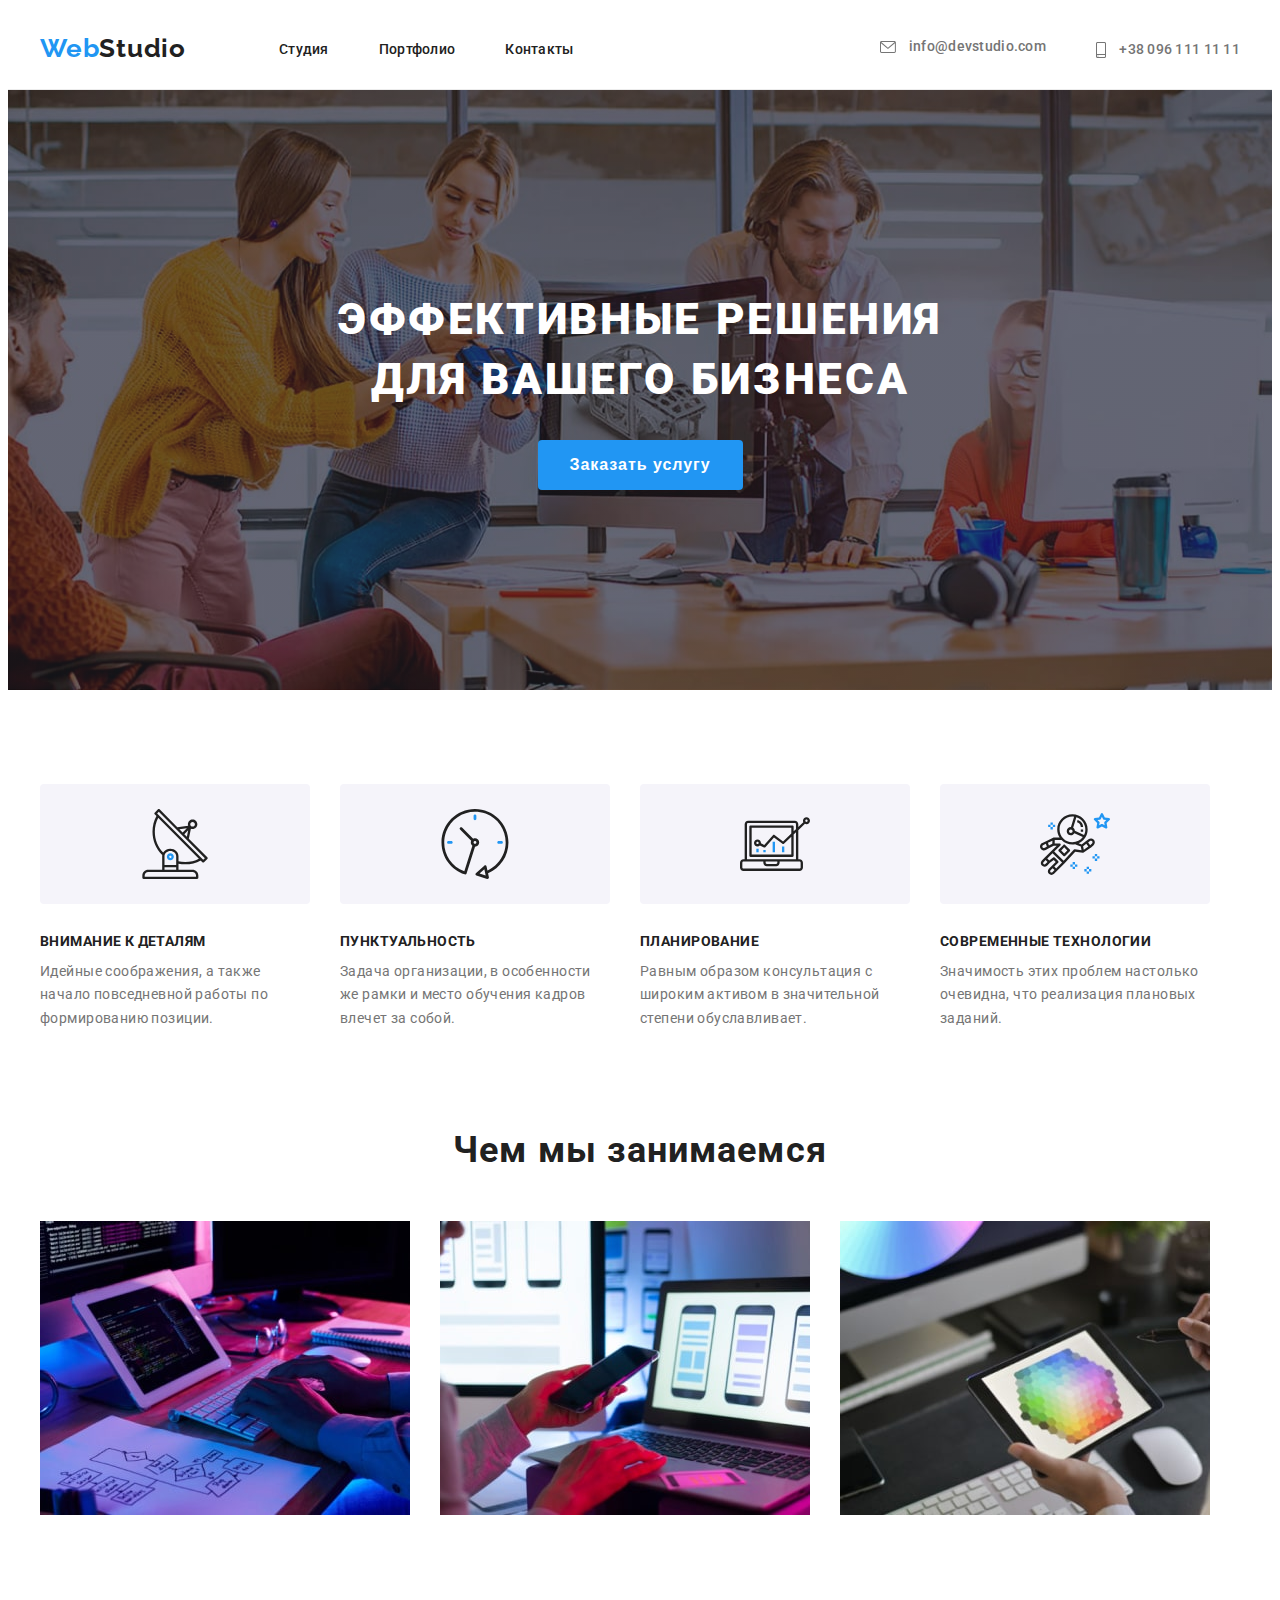
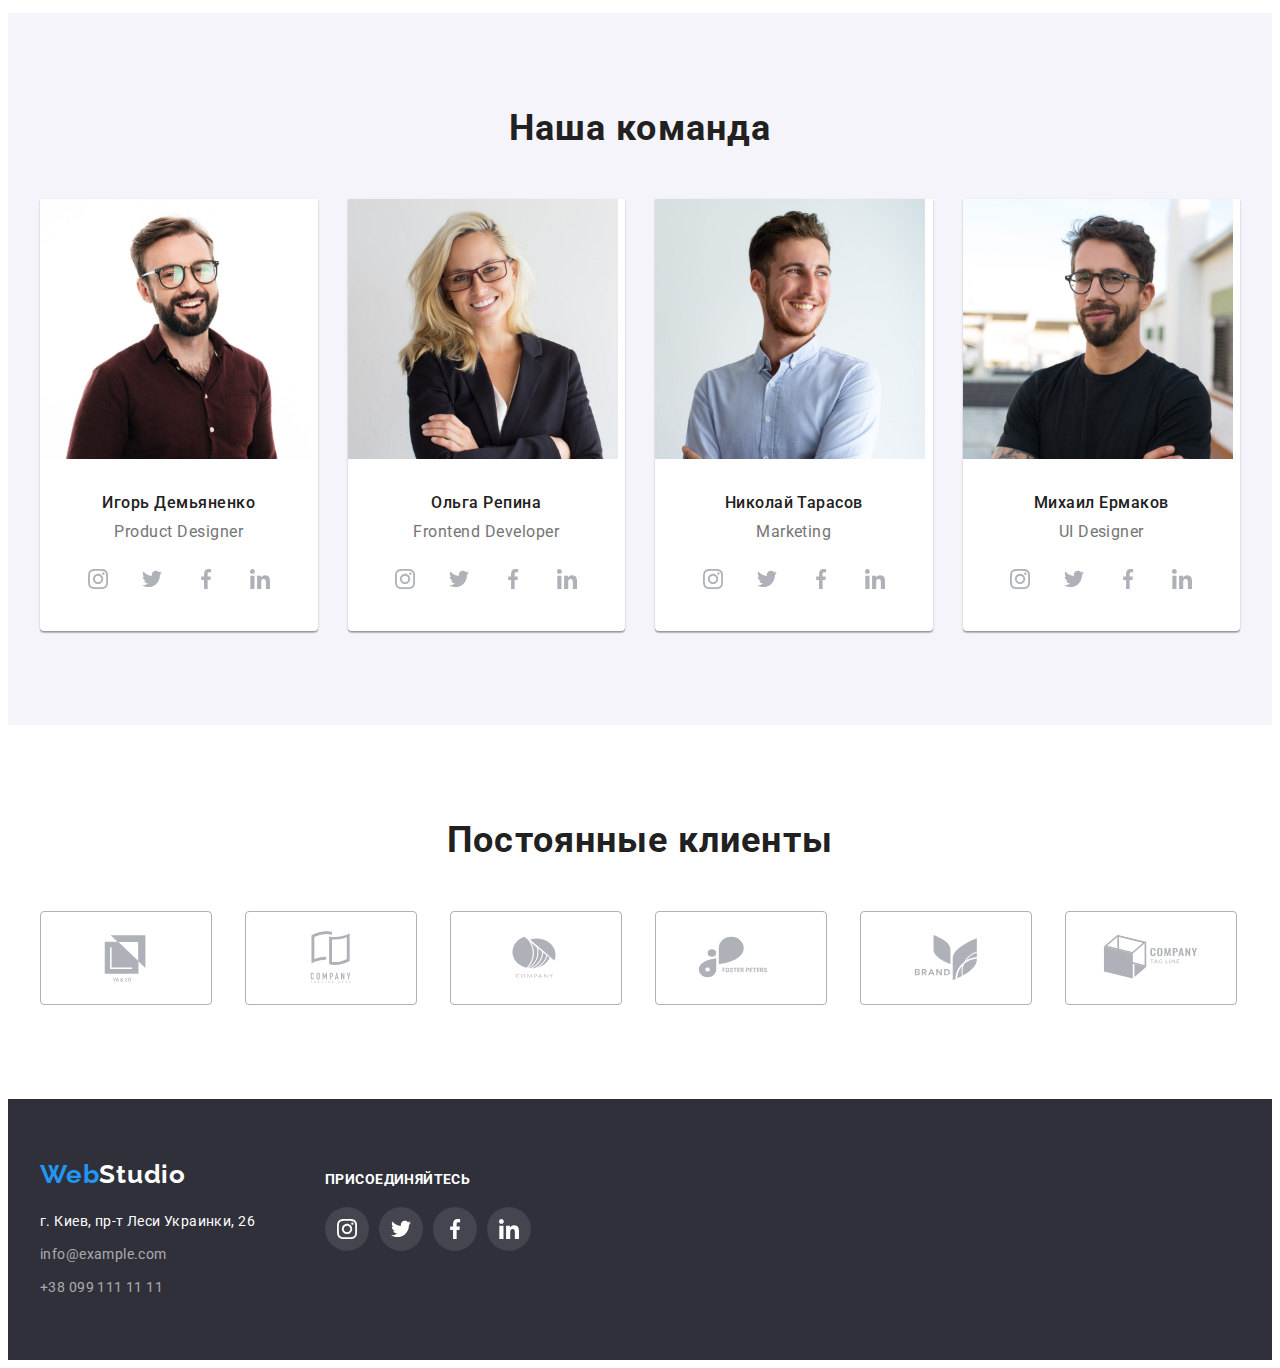
<file: index.html>
<!DOCTYPE html>
<html lang="ru">
<head>
    <meta charset="UTF-8">
    <meta http-equiv="X-UA-Compatible" content="IE=edge">
    <meta name="viewport" content="width=device-width, initial-scale=1.0">
    <title>Document</title>
    <link rel="preconnect" href="https://fonts.googleapis.com">
    <link rel="preconnect" href="https://fonts.gstatic.com" crossorigin>
    <link href="https://fonts.googleapis.com/css2?family=Raleway:wght@700&family=Roboto:wght@400;500;700;900&display=swap"
        rel="stylesheet">
    <link rel="stylesheet" href="https://cdnjs.cloudflare.com/ajax/libs/modern-normalize/1.1.0/modern-normalize.min.css"
        integrity="sha512-wpPYUAdjBVSE4KJnH1VR1HeZfpl1ub8YT/NKx4PuQ5NmX2tKuGu6U/JRp5y+Y8XG2tV+wKQpNHVUX03MfMFn9Q=="
        crossorigin="anonymous" referrerpolicy="no-referrer" />
    <link rel="stylesheet" href="./css/style.css">
</head>
<body>
    <header class="header">
        <div class="container">
            <nav class="header-navigation">
                <a href="" class="header-logo link" lang="en">Web<span class="header-studio">Studio</span></a>
                <ul class="header-list list">
                    <li class="header-item">
                        <a href="" class="header-link link">Студия</a>
                    </li>
                    <li class="header-item">
                        <a href="./portfolio.html" class="header-link link">Портфолио</a>
                    </li>
                    <li class="header-item">
                        <a href="" class="header-link link">Контакты</a>
                    </li>
                </ul>
            </nav>
            <ul class="header-contacts list">
                <li class="header-contacts-item">
                    <a href="mailto:info@devstudio.com" class="header-mail link">
                        <svg class="header-contacts-icon" width="16" height="12">
                            <use href="./images/sprite.svg#icon-envelope"></use>
                        </svg>
                    info@devstudio.com</a>
                </li>
                <li>
                    <a href="tel:+380961111111" class="header-tel link">
                        <svg class="header-contacts-icon" width="10" height="16">
                            <use href="./images/sprite.svg#icon-smartphone"></use>
                        </svg>
                    +38 096 111 11 11</a>
                </li>
            </ul>
        </div>
    </header>
    <main>
        <section class="hero">
            <div class="container">
                <h1 class="hero-title">Эффективные решения<br>для вашего бизнеса</h1>
                <button type="button" class="hero-button">Заказать услугу</button>
            </section>
        <section class="advantages">
            <div class="container">
                <!--спрятать с помощью css-->
                <h2 class="visually-hidden">Наши преимущества</h2>
                <ul class="advantages-list list">
                    <li class="advantages-item">
                        <div class="advantages-icon-box">
                            <svg class="advantages-icon" width="70" height="70">
                                <use href="./images/sprite.svg#icon-antenna-1">
                                </use>
                            </svg>
                        </div>
                        <h3 class="advantages-title">Внимание к деталям</h3>
                        <p class="advantages-text">Идейные соображения, а также начало повседневной работы по формированию позиции.</p>
                    </li>
                    <li class="advantages-item">
                        <div class="advantages-icon-box">
                            <svg class="advantages-icon" width="70" height="70">
                                <use href="./images/sprite.svg#icon-clock-1">
                                </use>
                            </svg>
                        </div>
                        <h3 class="advantages-title">Пунктуальность</h3>
                        <p class="advantages-text">Задача организации, в особенности же рамки и место обучения кадров влечет за собой.</p>
                    </li>
                    <li class="advantages-item">
                        <div class="advantages-icon-box">
                            <svg class="advantages-icon" width="70" height="70">
                                <use href="./images/sprite.svg#icon-diagram-1">
                                </use>
                            </svg>
                        </div>
                        <h3 class="advantages-title">Планирование</h3>
                        <p class="advantages-text">Равным образом консультация с широким активом в значительной степени обуславливает.</p>
                    </li>
                    <li class="advantages-item">
                        <div class="advantages-icon-box">
                            <svg class="advantages-icon" width="70" height="70">
                                <use href="./images/sprite.svg#icon-astronaut-1">
                                </use>
                            </svg>
                        </div>
                        <h3 class="advantages-title">Современные технологии</h3>
                        <p class="advantages-text">Значимость этих проблем настолько очевидна, что реализация плановых заданий.</p>
                    </li>
                </ul>
            </div>
        </section>
        <section class="service">
            <div class="container">
                <h2 class="service-title">Чем мы занимаемся</h2>
                <ul class="service-list list">
                    <li class="service-item">
                        <img src="./images/what-we-do/desktop.jpg" alt="Набирает текст на клавиатуре" width="370" height="294">
                    </li>
                    <li class="service-item">
                        <img src="./images/what-we-do/mobile.jpg" alt="Мобильный телефон и ноутбук" width="370" height="294">
                    </li>
                    <li class="service-item">
                        <img src="./images/what-we-do/design.jpg" alt="Планшет в руках" width="370" height="294">
                    </li>
                </ul>
            </div>
        </section>
        <section class="team">
            <div class="container">
                <h2 class="team-title">Наша команда</h2>
                <ul class="team-list list">
                    <li class="team-item">
                        <img src="./images/our-team/worker-1.jpg" alt="Улыбающийся парень в очках" width="270" height="260">
                        <div class="team-text">
                            <h3 class="team-name">Игорь Демьяненко</h3>
                            <p class="team-position" lang="en">Product Designer</p>
                            <ul class="team-icon-list list">
                                <li class="team-icon-item">
                                    <a href="#" class="team-icon-link link">
                                        <svg class="icon-social" width="20" height="20">
                                            <use href="./images/sprite.svg#icon-instagram-2">
                                            </use>
                                        </svg>
                                    </a>
                                </li>
                                <li class="team-icon-item">
                                    <a href="#" class="team-icon-link link">
                                        <svg class="icon-social" width="20" height="20">
                                            <use href="./images/sprite.svg#icon-twitter-1">
                                            </use>
                                        </svg>
                                    </a>
                                </li>
                                <li class="team-icon-item">
                                    <a href="#" class="team-icon-link link">
                                        <svg class="icon-social" width="20" height="20">
                                            <use href="./images/sprite.svg#icon-facebook-1">
                                            </use>
                                        </svg>
                                    </a>
                                </li>
                                <li class="team-icon-item">
                                    <a href="#" class="team-icon-link link">
                                        <svg class="icon-social" width="20" height="20">
                                            <use href="./images/sprite.svg#icon-linkedin-1">
                                            </use>
                                        </svg>
                                    </a>
                                </li>
                            </ul>
                        </div>
                    </li>
                    <li class="team-item">
                        <img src="./images/our-team/worker-2.jpg" alt="Улыбающаяся девушка в очках" width="270" height="260">
                        <div class="team-text">
                            <h3 class="team-name">Ольга Репина</h3>
                            <p class="team-position" lang="en">Frontend Developer</p>
                            <ul class="team-icon-list list">
                                <li class="team-icon-item">
                                    <a href="#" class="team-icon-link link">
                                        <svg class="icon-social" width="20" height="20">
                                            <use href="./images/sprite.svg#icon-instagram-2">
                                            </use>
                                        </svg>
                                    </a>
                                </li>
                                <li class="team-icon-item">
                                    <a href="#" class="team-icon-link link">
                                        <svg class="icon-social" width="20" height="20">
                                            <use href="./images/sprite.svg#icon-twitter-1">
                                            </use>
                                        </svg>
                                    </a>
                                </li>
                                <li class="team-icon-item">
                                    <a href="#" class="team-icon-link link">
                                        <svg class="icon-social" width="20" height="20">
                                            <use href="./images/sprite.svg#icon-facebook-1">
                                            </use>
                                        </svg>
                                    </a>
                                </li>
                                <li class="team-icon-item">
                                    <a href="#" class="team-icon-link link">
                                        <svg class="icon-social" width="20" height="20">
                                            <use href="./images/sprite.svg#icon-linkedin-1">
                                            </use>
                                        </svg>
                                    </a>
                                </li>
                            </ul>
                        </div> 
                    </li>
                    <li class="team-item">
                        <img src="./images/our-team/worker-3.jpg" alt="Улыбающийся парень в белой рубашке" width="270" height="260">
                        <div class="team-text">
                            <h3 class="team-name">Николай Тарасов</h3>
                            <p class="team-position" lang="en">Marketing</p>
                            <ul class="team-icon-list list">
                                <li class="team-icon-item">
                                    <a href="" class="team-icon-link link">
                                        <svg class="icon-social" width="20" height="20">
                                            <use href="./images/sprite.svg#icon-instagram-2">
                                            </use>
                                        </svg>
                                    </a>
                                </li>
                                <li class="team-icon-item">
                                    <a href="#" class="team-icon-link link">
                                        <svg class="icon-social" width="20" height="20">
                                            <use href="./images/sprite.svg#icon-twitter-1">
                                            </use>
                                        </svg>
                                    </a>
                                </li>
                                <li class="team-icon-item">
                                    <a href="#" class="team-icon-link link">
                                        <svg class="icon-social" width="20" height="20">
                                            <use href="./images/sprite.svg#icon-facebook-1">
                                            </use>
                                        </svg>
                                    </a>
                                </li>
                                <li class="team-icon-item">
                                    <a href="#" class="team-icon-link link">
                                        <svg class="icon-social" width="20" height="20">
                                            <use href="./images/sprite.svg#icon-linkedin-1">
                                            </use>
                                        </svg>
                                    </a>
                                </li>
                            </ul>
                        </div> 
                    </li>
                    <li class="team-item">
                        <img src="./images/our-team/worker-4.jpg" alt="Улыбающийся парень в черной футболке" width="270" height="260">
                        <div class="team-text">
                            <h3 class="team-name">Михаил Ермаков</h3>
                            <p class="team-position" lang="en">UI Designer</p>
                            <ul class="team-icon-list list">
                                <li class="team-icon-item">
                                    <a href="" class="team-icon-link link">
                                        <svg class="icon-social" width="20" height="20">
                                            <use href="./images/sprite.svg#icon-instagram-2">
                                            </use>
                                        </svg>
                                    </a>
                                </li>
                                <li class="team-icon-item">
                                    <a href="#" class="team-icon-link link">
                                        <svg class="icon-social" width="20" height="20">
                                            <use href="./images/sprite.svg#icon-twitter-1">
                                            </use>
                                        </svg>
                                    </a>
                                </li>
                                <li class="team-icon-item">
                                    <a href="#" class="team-icon-link link">
                                        <svg class="icon-social" width="20" height="20">
                                            <use href="./images/sprite.svg#icon-facebook-1">
                                            </use>
                                        </svg>
                                    </a>
                                </li>
                                <li class="team-icon-item">
                                    <a href="#" class="team-icon-link link">
                                        <svg class="icon-social" width="20" height="20">
                                            <use href="./images/sprite.svg#icon-linkedin-1">
                                            </use>
                                        </svg>
                                    </a>
                                </li>
                            </ul>
                        </div>
                    </li>
                </ul>
            </div>
        </section>
        <section class="client">
            <div class="container">
                <h2 class="client-title">Постоянные клиенты</h2>
                <ul class="client-list list">
                    <li class="client-item">
                        <a href="#" class="client-icon-link link">
                            <svg class="icon-company" width="106" height="60">
                                <use href="./images/sprite.svg#icon-logo">
                                </use>
                            </svg>
                        </a>
                    </li>
                    <li class="client-item">
                        <a href="#" class="client-icon-link link">
                            <svg class="icon-company" width="106" height="60">
                                <use href="./images/sprite.svg#icon-logo-1">
                                </use>
                            </svg>
                        </a>
                    </li>
                    <li class="client-item">
                        <a href="#" class="client-icon-link link">
                            <svg class="icon-company" width="106" height="60">
                                <use href="./images/sprite.svg#icon-logo-2">
                                </use>
                            </svg>
                        </a>
                    </li>
                    <li class="client-item">
                        <a href="#" class="client-icon-link link">
                            <svg class="icon-company" width="106" height="60">
                                <use href="./images/sprite.svg#icon-logo-3">
                                </use>
                            </svg>
                        </a>
                    </li>
                    <li class="client-item">
                        <a href="#" class="client-icon-link link">
                            <svg class="icon-company" width="106" height="60">
                                <use href="./images/sprite.svg#icon-logo-4">
                                </use>
                            </svg>
                        </a>
                    </li>
                    <li class="client-item">
                        <a href="#" class="client-icon-link link">
                            <svg class="icon-company" width="106" height="60">
                                <use href="./images/sprite.svg#icon-logo-5">
                                </use>
                            </svg>
                        </a>
                    </li>
                </ul>
            </div>       
        </section>
    </main>
    <footer class="footer">
        <div class="container">
            <div class="footer-logo-address">
                <a href="" class="footer-logo link" lang="en">Web<span class="footer-studio">Studio</span></a>
                <address class="address">
                    <ul class="address-list list">
                        <li class="address-item">
                            <a href="https://goo.gl/maps/ack8c37ZbApfRKhZ8" class="address-map link" target="_blank" rel="noopener noreferrer">г. Киев, пр-т Леси Украинки, 26</a>
                        </li>
                        <li class="address-item">
                            <a href="mailto:info@example.com" class="address-mail link">info@example.com</a>
                        </li>
                        <li class="address-item">
                            <a href="tel:+380991111111" class="address-tel link">+38 099 111 11 11</a>
                        </li>
                    </ul>
                </address>
            </div>
            <div>
                <h3 class="social-title">присоединяйтесь</h3>
                <ul class="social-icon-list list">
                    <li class="social-icon-item">
                        <a href="#" class="social-icon-link link">
                            <svg class="footer-social-icon" width="20" height="20">
                                <use href="./images/sprite.svg#icon-instagram-2">
                                </use>
                            </svg>
                        </a>
                    </li>
                    <li class="social-icon-item">
                        <a href="#" class="social-icon-link link">
                            <svg class="footer-social-icon" width="20" height="20">
                                <use href="./images/sprite.svg#icon-twitter-1">
                                </use>
                            </svg>
                        </a>
                    </li>
                    <li class="social-icon-item">
                        <a href="#" class="social-icon-link link">
                            <svg class="footer-social-icon" width="20" height="20">
                                <use href="./images/sprite.svg#icon-facebook-1">
                                </use>
                            </svg>
                        </a>
                    </li>
                    <li class="social-icon-item">
                        <a href="#" class="social-icon-link link">
                            <svg class="footer-social-icon" width="20" height="20">
                                <use href="./images/sprite.svg#icon-linkedin-1">
                                </use>
                            </svg>
                        </a>
                    </li>
                </ul>
            </div>
        </div>    
    </footer>
</body>
</html>
</file>
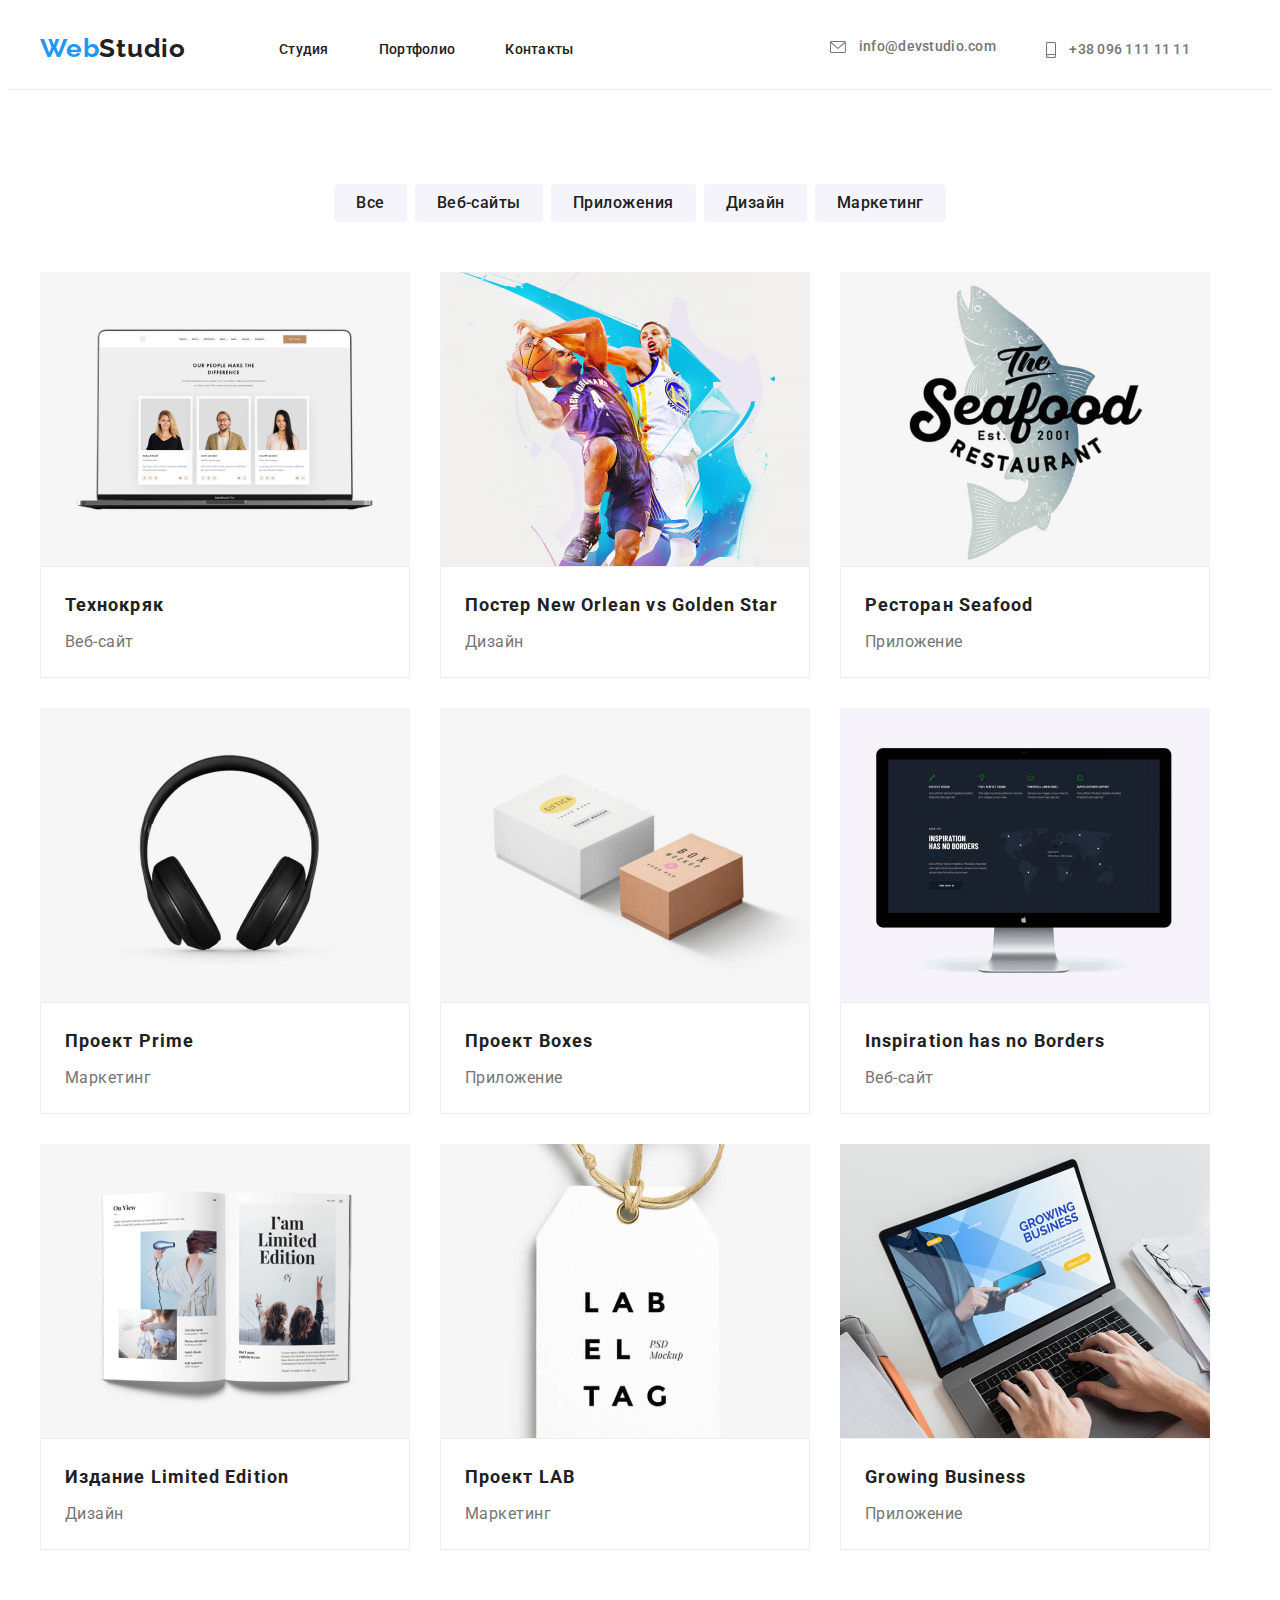
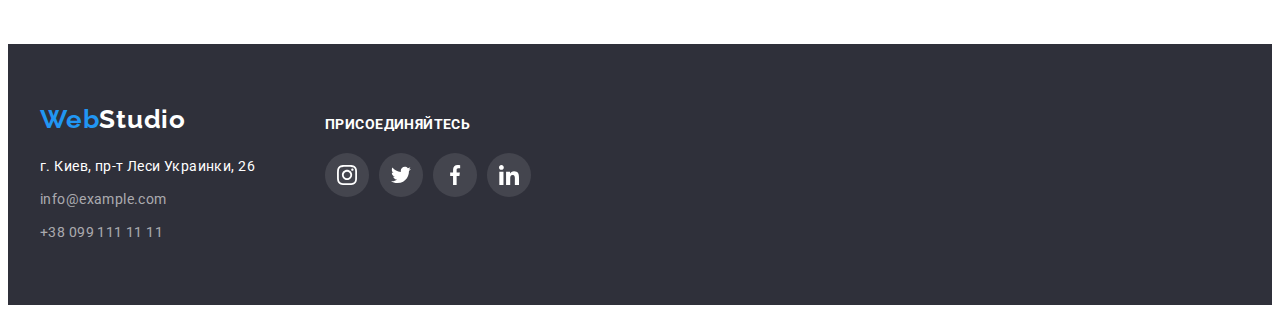
<file: portfolio.html>
<!DOCTYPE html>
<html lang="ru">
<head>
    <meta charset="UTF-8">
    <meta http-equiv="X-UA-Compatible" content="IE=edge">
    <meta name="viewport" content="width=device-width, initial-scale=1.0">
    <title>Document</title>
    <link rel="preconnect" href="https://fonts.googleapis.com">
    <link rel="preconnect" href="https://fonts.gstatic.com" crossorigin>
    <link
        href="https://fonts.googleapis.com/css2?family=Raleway:wght@700&family=Roboto:wght@400;500;700;900&display=swap"
        rel="stylesheet">
    <link rel="stylesheet" href="https://cdnjs.cloudflare.com/ajax/libs/modern-normalize/1.1.0/modern-normalize.min.css"
        integrity="sha512-wpPYUAdjBVSE4KJnH1VR1HeZfpl1ub8YT/NKx4PuQ5NmX2tKuGu6U/JRp5y+Y8XG2tV+wKQpNHVUX03MfMFn9Q=="
        crossorigin="anonymous" referrerpolicy="no-referrer" />
    <link rel="stylesheet" href="./css/style.css">
</head>    
<body>
    <header class="header">
        <div class="container">
            <nav class="header-navigation">
                <a href="" class="header-logo link" lang="en">Web<span class="header-studio">Studio</span></a>
                <ul class="header-list list">
                    <li class="header-item">
                        <a href="./index.html" class="header-link link">Студия</a>
                    </li>
                    <li class="header-item">
                        <a href="" class="header-link link">Портфолио</a>
                    </li>
                    <li class="header-item">
                        <a href="" class="header-link link">Контакты</a>
                    </li>
                </ul>
            </nav>
            <ul class="header-contacts list">
                <li class="header-contacts-item">
                    <a href="mailto:info@devstudio.com" class="header-mail link">
                        <svg class="header-contacts-icon" width="16" height="12">
                            <use href="./images/sprite.svg#icon-envelope"></use>
                        </svg>
                    info@devstudio.com</a>
                </li>
                <li>
                    <a href="tel:+380961111111" class="header-tel link">
                        <a href="mailto:info@devstudio.com" class="header-mail link">
                            <svg class="header-contacts-icon" width="10" height="16">
                                <use href="./images/sprite.svg#icon-smartphone"></use>
                            </svg>
                    +38 096 111 11 11</a>
                </li>
            </ul>
        </div>
    </header>
    <main>
        <section class="portfolio">
            <div class="container">
                <!--спрятать с помощью css-->
                <h1 class="visually-hidden">Портфолио</h1>
                <ul class="portfolio-filter-list list">
                    <li class="portfolio-filter-item">
                    <button type="button" class="portfolio-filter-button">Все</button>
                    </li>
                    <li class="portfolio-filter-item">
                        <button type="button" class="portfolio-filter-button">Веб-сайты</button>
                    </li>
                    <li class="portfolio-filter-item">
                        <button type="button" class="portfolio-filter-button">Приложения</button>
                    </li>
                    <li class="portfolio-filter-item">
                        <button type="button" class="portfolio-filter-button">Дизайн</button>
                    </li>
                    <li class="portfolio-filter-item">
                        <button type="button" class="portfolio-filter-button">Маркетинг</button>
                    </li>
                </ul>   
                <ul class="portfolio-example-list list">
                    <li class="portfolio-example-item">
                        <img src="./images/portfolio-items/img-1.jpg" class="portfolio-example-img" alt="Открытый ноутбук" width="370" height="294">
                        <div class="portfolio-example-text">
                            <h2 class="portfolio-example-name">Технокряк</h2>
                            <p class="portfolio-example-category">Веб-сайт</p>
                        </div>
                    </li>
                    <li class="portfolio-example-item">
                        <img src="./images/portfolio-items/img-2.jpg" class="portfolio-example-img" alt="Два баскетболиста борятся за мяч" width="370" height="294">
                        <div class="portfolio-example-text">
                            <h2 lang="en" class="portfolio-example-name">Постер New Orlean vs Golden Star</h2>
                            <p class="portfolio-example-category">Дизайн</p>
                        </div>
                    </li>
                    <li class="portfolio-example-item">
                        <img src="./images/portfolio-items/img-3.jpg" class="portfolio-example-img" alt="Рыба логотип ресторана" width="370" height="294">
                        <div class="portfolio-example-text">
                            <h2 lang="en" class="portfolio-example-name">Ресторан Seafood</h2>
                            <p class="portfolio-example-category">Приложение</p>
                        </div>
                    </li>
                    <li class="portfolio-example-item">
                        <img src="./images/portfolio-items/img-4.jpg" class="portfolio-example-img" alt="Наушники" width="370" height="294">
                        <div class="portfolio-example-text">
                            <h2 lang="en" class="portfolio-example-name">Проект Prime</h2>
                            <p class="portfolio-example-category">Маркетинг</p>
                        </div>
                    </li>
                    <li class="portfolio-example-item">
                        <img src="./images/portfolio-items/img-5.jpg" class="portfolio-example-img" alt="Две подарочные коробочки" width="370" height="294">
                        <div class="portfolio-example-text">
                            <h2 lang="en" class="portfolio-example-name">Проект Boxes</h2>
                            <p class="portfolio-example-category">Приложение</p>
                        </div>
                    </li>
                    <li class="portfolio-example-item">
                        <img src="./images/portfolio-items/img-6.jpg" class="portfolio-example-img" alt="Монитор" width="370" height="294">
                        <div class="portfolio-example-text">
                            <h2 lang="en" class="portfolio-example-name">Inspiration has no Borders</h2>
                            <p class="portfolio-example-category">Веб-сайт</p>
                        </div>
                    </li>
                    <li class="portfolio-example-item">
                        <img src="./images/portfolio-items/img-7.jpg" class="portfolio-example-img" alt="Открытая книга" width="370" height="294">
                        <div class="portfolio-example-text">
                            <h2 lang="en" class="portfolio-example-name">Издание Limited Edition</h2>
                            <p class="portfolio-example-category">Дизайн</p>
                        </div>
                    </li>
                    <li class="portfolio-example-item">
                        <img src="./images/portfolio-items/img-8.jpg" class="portfolio-example-img" alt="Бирка" width="370" height="294">
                        <div class="portfolio-example-text">
                            <h2 lang="en" class="portfolio-example-name">Проект LAB</h2>
                            <p class="portfolio-example-category">Маркетинг</p>
                        </div>
                    </li>
                    <li class="portfolio-example-item">
                        <img src="./images/portfolio-items/img-9.jpg" class="portfolio-example-img" alt="Ноутбук за которым работают" width="370" height="294">
                        <div class="portfolio-example-text">
                            <h2 lang="en" class="portfolio-example-name">Growing Business</h2>
                            <p class="portfolio-example-category">Приложение</p>
                        </div>
                    </li>
                </ul>
                </div>
        </section>
        
    </main>
    <footer class="footer">
        <div class="container">
            <div class="footer-logo-address">
                <a href="" class="footer-logo link" lang="en">Web<span class="footer-studio">Studio</span></a>
                <address class="address">
                    <ul class="address-list list">
                        <li class="address-item">
                            <a href="https://goo.gl/maps/ack8c37ZbApfRKhZ8" class="address-map link" target="_blank"
                                rel="noopener noreferrer">г. Киев, пр-т Леси Украинки, 26</a>
                        </li>
                        <li class="address-item">
                            <a href="mailto:info@example.com" class="address-mail link">info@example.com</a>
                        </li>
                        <li class="address-item">
                            <a href="tel:+380991111111" class="address-tel link">+38 099 111 11 11</a>
                        </li>
                    </ul>
                </address>
            </div>
            <div>
                <h3 class="social-title">присоединяйтесь</h3>
                <ul class="social-icon-list list">
                    <li class="social-icon-item">
                        <a href="#" class="social-icon-link link">
                            <svg class="footer-social-icon" width="20" height="20">
                                <use href="./images/sprite.svg#icon-instagram-2">
                                </use>
                            </svg>
                        </a>
                    </li>
                    <li class="social-icon-item">
                        <a href="#" class="social-icon-link link">
                            <svg class="footer-social-icon" width="20" height="20">
                                <use href="./images/sprite.svg#icon-twitter-1">
                                </use>
                            </svg>
                        </a>
                    </li>
                    <li class="social-icon-item">
                        <a href="#" class="social-icon-link link">
                            <svg class="footer-social-icon" width="20" height="20">
                                <use href="./images/sprite.svg#icon-facebook-1">
                                </use>
                            </svg>
                        </a>
                    </li>
                    <li class="social-icon-item">
                        <a href="#" class="social-icon-link link">
                            <svg class="footer-social-icon" width="20" height="20">
                                <use href="./images/sprite.svg#icon-linkedin-1">
                                </use>
                            </svg>
                        </a>
                    </li>
                </ul>
            </div>
        </div>
    </footer>
</body>    
</html>
</file>
<file: css/style.css>
:root {
  --main-title-color: #212121;
  --main-text-color: #757575;
  --accent-color: #2196f3;
}
body {
  font-family: 'Roboto', sans-serif;
}
p,
h1,
h2,
h3,
h4,
h5,
h6 {
  margin-top: 0;
  margin-bottom: 0;
}
ul {
  margin-top: 0;
  margin-bottom: 0;
  padding-left: 0;
}
.list {
  list-style: none;
}
.link {
  text-decoration: none;
}
.visually-hidden {
  position: absolute;
  width: 1px;
  height: 1px;
  margin: -1px;
  padding: 0;
  overflow: hidden;
  border: 0;
  clip: rect(0 0 0 0);
}
.container {
  width: 1200px;
  padding-left: 15px;
  padding-right: 15px;
  margin: 0 auto;
}
/*-----HEADER-----*/
.header {
  padding-top: 25px;
  padding-bottom: 25px;
  border-bottom: 1px solid #ececec;
  background-color: #ffffff;
}
.header-logo {
  font-family: 'Raleway', sans-serif;
  font-weight: 700;
  font-size: 26px;
  line-height: 1.19;
  letter-spacing: 0.03em;
  color: var(--accent-color);
  margin-right: 93px;
}
.header-studio {
  color: #212121;
}
.header-link {
  font-weight: 500;
  font-size: 14px;
  line-height: 1.14;
  letter-spacing: 0.02em;
  color: #212121;
}
.header-link:hover,
.header-link:focus {
  color: var(--accent-color);
}
.header-mail {
  font-weight: 500;
  font-size: 14px;
  line-height: 1.14;
  letter-spacing: 0.02em;
  color: var(--main-text-color);
  margin-right: 50px;
}
.header-tel {
  font-weight: 500;
  font-size: 14px;
  line-height: 1.14;
  letter-spacing: 0.02em;
  color: var(--main-text-color);
}
.header-mail:hover,
.header-mail:focus {
  color: var(--accent-color);
}
.header-tel:hover,
.header-tel:focus {
  color: var(--accent-color);
}
.header-contacts-item {
  display: flex;
}
.header-contacts-icon {
  margin-right: 10px;
  fill: currentColor;
  vertical-align: middle;
}
.header-navigation {
  display: flex;
  align-items: center;
}
.header-list {
  display: flex;
}
.header-contacts {
  display: flex;
}
.header .container {
  display: flex;
  align-items: center;
}
.header-contacts {
  margin-left: auto;
}
.header-item:not(:last-child) {
  margin-right: 50px;
}
/*-----Hero-----*/
.hero {
  padding-top: 200px;
  padding-bottom: 200px;
  background-image: linear-gradient(rgba(47, 48, 58, 0.4), rgba(47, 48, 58, 0.4)),
    url(../images/background/Img-hero.jpg);
  background-repeat: no-repeat;
  background-position: center;
  background-size: cover;
  max-width: 1600px;
  margin: auto;
}
.hero-button {
  display: block;
  min-width: 200px;
  height: 50px;
  font-weight: 700;
  font-size: 16px;
  line-height: 1.88;
  letter-spacing: 0.06em;
  color: #ffffff;
  background-color: #2196f3;
  padding: 10px 32px;
  cursor: pointer;
  border: 0px;
  border-radius: 4px;
  margin-right: auto;
  margin-left: auto;
}
.hero-button:hover,
.hero-button:focus {
  background-color: #188ce8;
}
.hero-title {
  font-weight: 900;
  font-size: 44px;
  line-height: 1.36;
  letter-spacing: 0.06em;
  color: #ffffff;
  text-transform: uppercase;
  text-align: center;
  margin-bottom: 30px;
}
/*-----ADVANTAGES-----*/
.advantages {
  padding-top: 94px;
  padding-bottom: 94px;
}
.advantages-list {
  display: flex;
}
.advantages-item:not(:last-child) {
  margin-right: 30px;
}
.advantages-item {
  width: 270px;
  height: 251px;
}
.advantages-icon-box {
  display: flex;
  width: 270px;
  height: 120px;
  align-items: center;
  justify-content: center;
  border-radius: 4px;
  background-color: #f5f4fa;
  margin-bottom: 30px;
}
.advantages-title {
  font-weight: 700;
  font-size: 14px;
  line-height: 1.14;
  letter-spacing: 0.03em;
  color: var(--main-title-color);
  text-transform: uppercase;
  margin-bottom: 10px;
}
.advantages-text {
  font-weight: 400;
  font-size: 14px;
  line-height: 1.71;
  letter-spacing: 0.03em;
  color: var(--main-text-color);
}
/*-----SERVICE-----*/
.service {
  padding-bottom: 94px;
}
.service-title {
  font-weight: 700;
  font-size: 36px;
  line-height: 1.17;
  letter-spacing: 0.03em;
  color: var(--main-title-color);
  text-align: center;
  margin-bottom: 50px;
}
.service-list {
  display: flex;
  margin-left: -30px;
}
.service-item {
  width: 370px;
}
.service-item {
  flex-basis: calc(100% / 3 -30px);
  margin-left: 30px;
}
/*-----TEAM-----*/
.team {
  padding-top: 94px;
  padding-bottom: 94px;
  background-color: #f5f4fa;
}
.team-list {
  display: flex;
  margin-left: -30px;
}
.team-item {
  width: 270px;
  background-color: #ffffff;
  border-bottom-left-radius: 4px;
  border-bottom-right-radius: 4px;
  box-shadow: 0px 2px 1px 0px rgba(0, 0, 0, 0.2), 0px 1px 1px 0px rgba(0, 0, 0, 0.14),
    0px 1px 3px 0px rgba(0, 0, 0, 0.12);
}
.team-item {
  flex-basis: calc(100% / 4 - 30px);
  margin-left: 30px;
}
.team-title {
  font-weight: 700;
  font-size: 36px;
  line-height: 1.17;
  letter-spacing: 0.03em;
  color: var(--main-title-color);
  text-align: center;
  margin-bottom: 50px;
}
.team-text {
  text-align: center;
  padding-top: 30px;
  padding-bottom: 30px;
}
.team-name {
  font-weight: 500;
  font-size: 16px;
  line-height: 1.19;
  letter-spacing: 0.03em;
  color: #212121;
  margin-bottom: 10px;
}
.team-position {
  font-weight: 400;
  font-size: 16px;
  line-height: 1.19;
  letter-spacing: 0.03em;
  color: var(--main-text-color);
  margin-bottom: 16px;
}
.team-icon-list {
  display: flex;
  justify-content: center;
}
.team-icon-item:not(:last-child) {
  margin-right: 10px;
}
.team-icon-link {
  display: flex;
  width: 44px;
  height: 44px;
  align-items: center;
  justify-content: center;
  border-radius: 50%;
  background-color: #ffffff;
}
.icon-social {
  fill: #afb1b8;
}
.team-icon-link:hover .icon-social,
.team-icon-link:focus .icon-social {
  fill: #ffffff;
}
.team-icon-link:hover,
.team-icon-link:focus {
  background-color: var(--accent-color);
}
/*-----CLIENT-----*/

.client-title {
  font-weight: 700;
  font-size: 36px;
  line-height: 1.17;
  letter-spacing: 0.03em;
  color: var(--main-title-color);
  text-align: center;
  margin-bottom: 50px;
  padding-top: 94px;
}
.client-list {
  padding-bottom: 94px;
  display: flex;
  margin-left: -30px;
}
.client-icon-link {
  display: flex;
  width: 170px;
  height: 92px;
  align-items: center;
  justify-content: center;
  border: 1px solid #afb1b8;
  border-radius: 4px;
}
.client-item {
  flex-basis: calc(100% / 5 - 30px);
  margin-left: 30px;
}
.icon-company {
  fill: #afb1b8;
}
.client-icon-link:hover,
.client-icon-link:focus {
  border-color: #2196f3;
}
.client-icon-link:hover .icon-company,
.client-icon-link:focus .icon-company {
  fill: #2196f3;
}

/*-----FOOTER-----*/
.footer {
  padding-top: 60px;
  padding-bottom: 60px;
  background-color: #2f303a;
}
.footer .container {
  display: flex;
}
.footer-logo-address {
  margin-right: 70px;
}
.footer-logo {
  display: inline-block;
  font-family: 'Raleway', sans-serif;
  font-weight: 700;
  font-size: 26px;
  line-height: 1.19;
  letter-spacing: 0.03em;
  color: var(--accent-color);
  margin-bottom: 20px;
}
.footer-studio {
  color: #ffffff;
}
.address-item:not(:last-child) {
  margin-bottom: 9px;
}
.address-map {
  font-weight: 400;
  font-size: 14px;
  line-height: 1.71;
  letter-spacing: 0.03em;
  color: #ffffff;
}
.address-mail {
  font-weight: 400;
  font-size: 14px;
  line-height: 1.71;
  letter-spacing: 0.03em;
  color: rgba(255, 255, 255, 0.6);
}
.address-tel {
  font-weight: 400;
  font-size: 14px;
  line-height: 1.71;
  letter-spacing: 0.03em;
  color: rgba(255, 255, 255, 0.6);
}
.address-map:hover,
.address-map:focus {
  color: var(--accent-color);
}
.address-mail:hover,
.address-mail:focus {
  color: var(--accent-color);
}
.address-tel:hover,
.address-tel:focus {
  color: var(--accent-color);
}
.address {
  font-style: normal;
}
.social-title {
  font-weight: 700;
  font-size: 14px;
  line-height: 1.17;
  letter-spacing: 0.03em;
  color: #ffffff;
  text-transform: uppercase;
  margin-bottom: 20px;
  padding-top: 12px;
}
.social-icon-link {
  display: flex;
  width: 44px;
  height: 44px;
  align-items: center;
  justify-content: center;
  border-radius: 50%;
  background-color: rgba(255, 255, 255, 0.1);
}
.social-icon-link:hover,
.social-icon-link:focus {
  background-color: var(--accent-color);
}
.footer-social-icon {
  fill: #ffffff;
}
.social-icon-list {
  display: flex;
}
.social-icon-item:not(:last-child) {
  margin-right: 10px;
}

/*-----PORTFOLIO-FILTER-----*/
.portfolio {
  padding-top: 94px;
  padding-bottom: 94px;
}
.portfolio-filter-list {
  display: flex;
  margin-bottom: 50px;
  justify-content: center;
}
.portfolio-filter-item:not(:last-child) {
  margin-right: 8px;
}
.portfolio-filter-button {
  font-family: 'Roboto', sans-serif;
  font-weight: 500;
  font-size: 16px;
  line-height: 1.63;
  letter-spacing: 0.03em;
  color: #212121;
  background-color: #f5f4fa;
  cursor: pointer;
  border-radius: 4px;
  border: 0px;
  padding: 6px 22px;
}
.portfolio-filter-button:hover,
.portfolio-filter-button:focus {
  background-color: #2196f3;
  color: #ffffff;
  box-shadow: 0px 2px 2px 0px rgba(0, 0, 0, 0.12), 0px 1px 2px 0px rgba(0, 0, 0, 0.08),
    0px 3px 1px 0px rgba(0, 0, 0, 0.1);
}
/*-----PORTFOLIO-EXAMPLE-----*/
.portfolio-example-name {
  font-weight: 700;
  font-size: 18px;
  line-height: 2;
  letter-spacing: 0.06em;
  color: #212121;
  margin-bottom: 4px;
}
.portfolio-example-category {
  font-weight: 400;
  font-size: 16px;
  line-height: 1.88;
  letter-spacing: 0.03em;
  color: #757575;
}
.portfolio-example-list {
  display: flex;
  flex-wrap: wrap;
  margin-left: -30px;
  margin-bottom: -30px;
}
.portfolio-example-item {
  width: 370px;
}
.portfolio-example-item {
  flex-basis: calc(100% / 9 - 30px);
  margin-left: 30px;
  margin-bottom: 30px;
}
.portfolio-example-item:hover {
  box-shadow: 1px 4px 6px 0px rgba(0, 0, 0, 0.16), 0px 4px 4px 0px rgba(0, 0, 0, 0.06),
    0px 1px 1px 0px rgba(0, 0, 0, 0.12);
  cursor: pointer;
}
.portfolio-example-text {
  border: 1px solid #eeeeee;
  padding-top: 20px;
  padding-bottom: 20px;
  padding-left: 24px;
  padding-right: 24px;
}
.portfolio-example-img {
  display: block;
}
</file>
